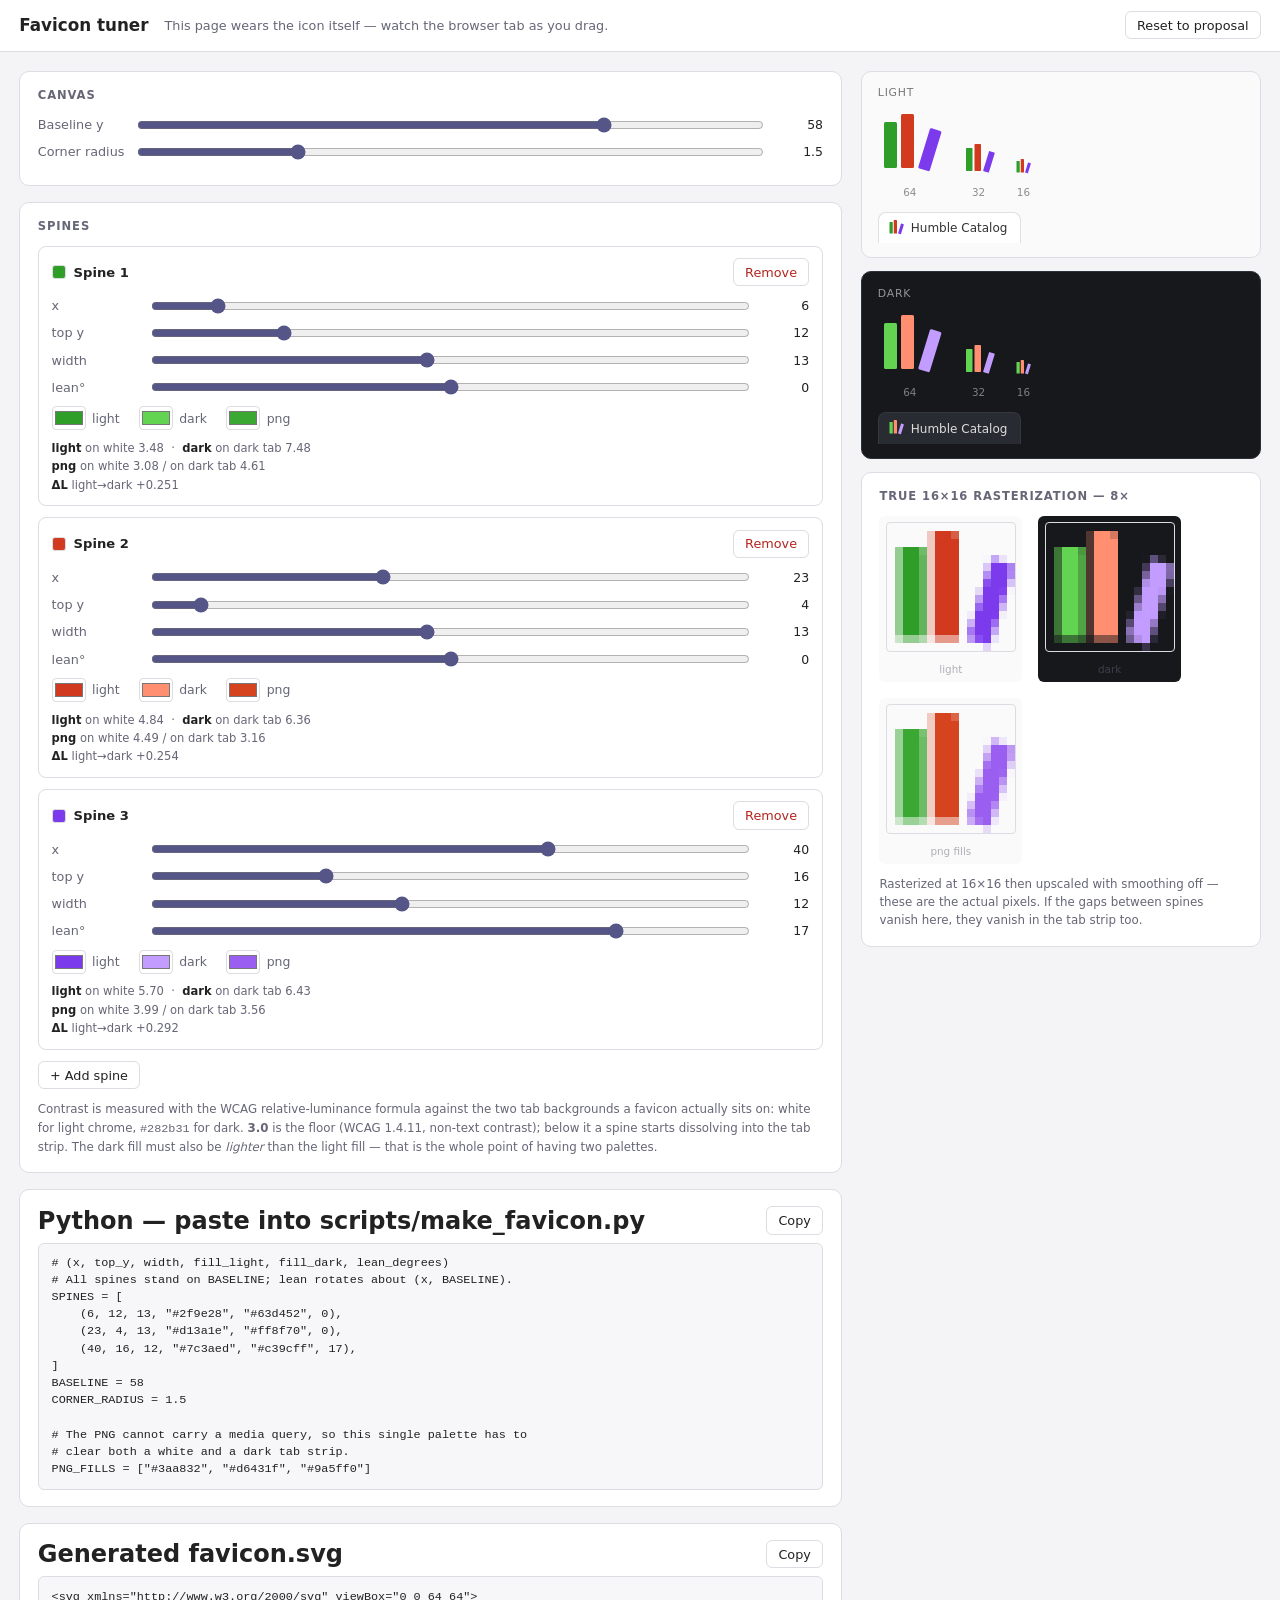
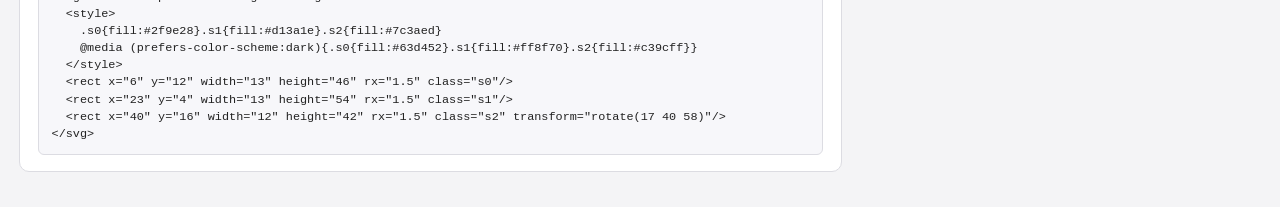
<file: scripts/favicon_tuner.html>
<!DOCTYPE html>
<html lang="en">
<head>
<meta charset="utf-8">
<meta name="viewport" content="width=device-width, initial-scale=1">
<title>Humble Catalog — favicon tuner</title>
<!--
  Design tool for the viewer favicon. Open this file directly in a
  browser (file:// works — it fetches nothing) and drag the sliders;
  the page installs the mark as its own favicon, so the browser tab is
  a live preview. Paste the SPINES table over the one in
  scripts/make_favicon.py when you like what you see.

  Companion to docs/superpowers/specs/2026-07-20-favicon-design.md.
-->
<style>
  :root {
    --bg: #f4f4f6; --panel: #fff; --fg: #222; --muted: #667;
    --border: #dcdce2; --accent: #558; --bad: #b3261e;
    font-family: system-ui, sans-serif;
  }
  * { box-sizing: border-box; }
  body { margin: 0; background: var(--bg); color: var(--fg); }

  header {
    background: var(--panel); border-bottom: 1px solid var(--border);
    padding: .7rem 1.2rem; display: flex; align-items: center; gap: 1rem;
    position: sticky; top: 0; z-index: 5;
  }
  header h1 { margin: 0; font-size: 1.05rem; font-weight: 600; }
  header .hint { color: var(--muted); font-size: .8rem; }
  header .spacer { flex: 1; }

  .layout { display: flex; gap: 1.2rem; padding: 1.2rem; align-items: flex-start; }
  .col-controls { flex: 1 1 460px; min-width: 400px; }
  .col-preview  { flex: 0 0 400px; position: sticky; top: 4.2rem; }

  .card {
    background: var(--panel); border: 1px solid var(--border);
    border-radius: 10px; padding: 1rem 1.1rem; margin-bottom: 1rem;
  }
  .card > h2 {
    margin: 0 0 .8rem; font-size: .72rem; font-weight: 600;
    letter-spacing: .08em; text-transform: uppercase; color: var(--muted);
  }

  .row { display: grid; grid-template-columns: 5.5rem 1fr 3.2rem; gap: .6rem;
         align-items: center; margin-bottom: .45rem; }
  .row label { font-size: .8rem; color: var(--muted); }
  .row output { font-size: .78rem; font-variant-numeric: tabular-nums;
                text-align: right; color: var(--fg); }
  input[type=range] { width: 100%; accent-color: var(--accent); }

  .spine { border: 1px solid var(--border); border-radius: 8px;
           padding: .7rem .8rem; margin-bottom: .7rem; }
  .spine-head { display: flex; align-items: center; gap: .5rem; margin-bottom: .6rem; }
  .swatch { width: 14px; height: 14px; border-radius: 3px; border: 1px solid var(--border); }
  .spine-head strong { font-size: .82rem; font-weight: 600; flex: 1; }
  .colors { display: flex; gap: 1.2rem; margin-top: .55rem; }
  .colors label { font-size: .78rem; color: var(--muted);
                  display: flex; align-items: center; gap: .4rem; }
  input[type=color] { width: 34px; height: 24px; padding: 0; border: 1px solid var(--border);
                      border-radius: 4px; background: none; cursor: pointer; }

  .contrast { margin-top: .55rem; font-size: .72rem; color: var(--muted);
              line-height: 1.6; font-variant-numeric: tabular-nums; }
  .contrast b { font-weight: 600; color: var(--fg); }
  .contrast .bad { color: var(--bad); font-weight: 600; }

  button {
    font: inherit; font-size: .8rem; padding: .35rem .7rem;
    border: 1px solid var(--border); border-radius: 6px;
    background: var(--panel); color: var(--fg); cursor: pointer;
  }
  button:hover { background: #eef; border-color: #ccd; }
  button.danger { color: var(--bad); }
  .btn-row { display: flex; gap: .5rem; margin-top: .3rem; }

  .preview-panel { border-radius: 10px; padding: .9rem 1rem; margin-bottom: .8rem;
                   border: 1px solid var(--border); }
  .pv-light { background: #fafafa; }
  .pv-dark  { background: #16181c; border-color: #2c3038; }
  .pv-label { font-size: .68rem; letter-spacing: .07em; text-transform: uppercase;
              margin-bottom: .7rem; opacity: .6; }
  .pv-light .pv-label { color: #222; }
  .pv-dark  .pv-label { color: #e6e6e6; }
  .pv-row { display: flex; align-items: flex-end; gap: 1.3rem; }
  .pv-cell { text-align: center; }
  .pv-cap { font-size: .65rem; margin-top: .45rem; opacity: .5; }
  .pv-light .pv-cap { color: #222; }
  .pv-dark  .pv-cap { color: #e6e6e6; }

  .tabmock { display: flex; align-items: center; gap: .45rem; margin-top: .9rem;
             padding: .35rem .8rem .35rem .55rem; border-radius: 8px 8px 0 0;
             font-size: .75rem; width: max-content; }
  .pv-light .tabmock { background: #fff; color: #333; border: 1px solid #e0e0e0; border-bottom: none; }
  .pv-dark  .tabmock { background: #282b31; color: #dcdcdc; border: 1px solid #34383f; border-bottom: none; }

  canvas.zoom { image-rendering: pixelated; border: 1px solid var(--border);
                border-radius: 4px; background: transparent; }
  .zoom-pair { display: flex; gap: 1rem; align-items: flex-start; flex-wrap: wrap; }
  .zoom-cell { text-align: center; }
  .zoom-cell .pv-cap { color: var(--muted); }
  .zoom-cell.on-dark  { background: #16181c; padding: .4rem; border-radius: 6px; }
  .zoom-cell.on-light { background: #fafafa; padding: .4rem; border-radius: 6px; }

  pre { margin: 0; font-size: .74rem; line-height: 1.45; overflow-x: auto;
        background: #f7f7fa; border: 1px solid var(--border); border-radius: 6px;
        padding: .7rem .8rem; font-family: ui-monospace, Consolas, monospace; }
  .out-head { display: flex; align-items: center; gap: .6rem; margin-bottom: .5rem; }
  .out-head h2 { margin: 0; flex: 1; }
  .note { font-size: .74rem; color: var(--muted); margin: .7rem 0 0; line-height: 1.55; }
</style>
</head>
<body>

<header>
  <h1>Favicon tuner</h1>
  <span class="hint">This page wears the icon itself — watch the browser tab as you drag.</span>
  <span class="spacer"></span>
  <button id="reset">Reset to proposal</button>
</header>

<div class="layout">

  <!-- ================= CONTROLS ================= -->
  <div class="col-controls">

    <div class="card">
      <h2>Canvas</h2>
      <div class="row">
        <label for="g-baseline">Baseline y</label>
        <input type="range" id="g-baseline" min="40" max="64" step="1">
        <output id="o-baseline"></output>
      </div>
      <div class="row">
        <label for="g-radius">Corner radius</label>
        <input type="range" id="g-radius" min="0" max="6" step="0.5">
        <output id="o-radius"></output>
      </div>
    </div>

    <div class="card">
      <h2>Spines</h2>
      <div id="spines"></div>
      <div class="btn-row">
        <button id="add">+ Add spine</button>
      </div>
      <p class="note">
        Contrast is measured with the WCAG relative-luminance formula against
        the two tab backgrounds a favicon actually sits on: white for light
        chrome, <code>#282b31</code> for dark. <b>3.0</b> is the floor
        (WCAG 1.4.11, non-text contrast); below it a spine starts dissolving
        into the tab strip. The dark fill must also be <em>lighter</em> than
        the light fill — that is the whole point of having two palettes.
      </p>
    </div>

    <div class="card">
      <div class="out-head">
        <h2>Python — paste into scripts/make_favicon.py</h2>
        <button data-copy="out-py">Copy</button>
      </div>
      <pre id="out-py"></pre>
    </div>

    <div class="card">
      <div class="out-head">
        <h2>Generated favicon.svg</h2>
        <button data-copy="out-svg">Copy</button>
      </div>
      <pre id="out-svg"></pre>
    </div>

  </div>

  <!-- ================= PREVIEW ================= -->
  <div class="col-preview">

    <div class="preview-panel pv-light">
      <div class="pv-label">Light</div>
      <div class="pv-row">
        <div class="pv-cell"><div id="lt-64"></div><div class="pv-cap">64</div></div>
        <div class="pv-cell"><div id="lt-32"></div><div class="pv-cap">32</div></div>
        <div class="pv-cell"><div id="lt-16"></div><div class="pv-cap">16</div></div>
      </div>
      <div class="tabmock"><span id="lt-tab"></span><span>Humble Catalog</span></div>
    </div>

    <div class="preview-panel pv-dark">
      <div class="pv-label">Dark</div>
      <div class="pv-row">
        <div class="pv-cell"><div id="dk-64"></div><div class="pv-cap">64</div></div>
        <div class="pv-cell"><div id="dk-32"></div><div class="pv-cap">32</div></div>
        <div class="pv-cell"><div id="dk-16"></div><div class="pv-cap">16</div></div>
      </div>
      <div class="tabmock"><span id="dk-tab"></span><span>Humble Catalog</span></div>
    </div>

    <div class="card">
      <h2>True 16&times;16 rasterization &mdash; 8&times;</h2>
      <div class="zoom-pair">
        <div class="zoom-cell on-light">
          <canvas class="zoom" id="zoom-light" width="128" height="128"></canvas>
          <div class="pv-cap">light</div>
        </div>
        <div class="zoom-cell on-dark">
          <canvas class="zoom" id="zoom-dark" width="128" height="128"></canvas>
          <div class="pv-cap">dark</div>
        </div>
        <div class="zoom-cell on-light">
          <canvas class="zoom" id="zoom-png" width="128" height="128"></canvas>
          <div class="pv-cap">png fills</div>
        </div>
      </div>
      <p class="note">
        Rasterized at 16&times;16 then upscaled with smoothing off &mdash; these are
        the actual pixels. If the gaps between spines vanish here, they
        vanish in the tab strip too.
      </p>
    </div>

  </div>
</div>

<script>
"use strict";

const STORAGE_KEY = "hc-favicon-tuner";

// Tab-strip backgrounds a favicon actually renders against.
const BG_LIGHT = "#ffffff";
const BG_DARK  = "#282b31";
const CONTRAST_FLOOR = 3.0;   // WCAG 1.4.11, non-text contrast

// Green / red / purple. Chosen by measuring minimum pairwise CIE Lab dE
// under simulated deuteranopia, protanopia and tritanopia: this triad
// never drops below dE 25 in any of them, beating both green/red/blue
// and the Okabe-Ito reference palette. Purple works here because it
// replaces the blue rather than the green -- sitting purple *between*
// red and blue collapses to dE 10 under tritanopia.
const DEFAULT_STATE = {
  baseline: 58,
  radius: 1.5,
  spines: [
    { x:  6, top: 12, w: 13, lean:  0, light: "#2f9e28", dark: "#63d452", png: "#3aa832" },
    { x: 23, top:  4, w: 13, lean:  0, light: "#d13a1e", dark: "#ff8f70", png: "#d6431f" },
    { x: 40, top: 16, w: 12, lean: 17, light: "#7c3aed", dark: "#c39cff", png: "#9a5ff0" },
  ],
};

let state = load();

function load() {
  try {
    const raw = localStorage.getItem(STORAGE_KEY);
    if (raw) {
      const s = JSON.parse(raw);
      // Older saves predate the separate PNG palette; fall back to the light fill.
      for (const sp of s.spines) if (!sp.png) sp.png = sp.light;
      return s;
    }
  } catch { /* fall through to defaults */ }
  return structuredClone(DEFAULT_STATE);
}

function save() {
  try { localStorage.setItem(STORAGE_KEY, JSON.stringify(state)); } catch {}
}

/* ---------- colour maths ---------- */

function toRgb(hex) {
  const h = hex.replace("#", "");
  return [0, 2, 4].map(i => parseInt(h.slice(i, i + 2), 16));
}

function luminance(hex) {
  const f = c => {
    c /= 255;
    return c <= 0.03928 ? c / 12.92 : Math.pow((c + 0.055) / 1.055, 2.4);
  };
  const [r, g, b] = toRgb(hex);
  return 0.2126 * f(r) + 0.7152 * f(g) + 0.0722 * f(b);
}

function contrast(a, b) {
  const la = luminance(a), lb = luminance(b);
  return (Math.max(la, lb) + 0.05) / (Math.min(la, lb) + 0.05);
}

/* ---------- SVG generation ----------
   Every spine is a rect standing on the shared baseline. `lean` rotates it
   about its own foot (x, baseline) so the book stays planted on the shelf
   instead of floating. */

function rects(theme) {
  return state.spines.map((s, i) => {
    const h = state.baseline - s.top;
    const fill = theme === "class" ? null : s[theme];
    const attrs = [
      `x="${s.x}"`, `y="${s.top}"`,
      `width="${s.w}"`, `height="${h}"`,
      `rx="${state.radius}"`,
      fill ? `fill="${fill}"` : `class="s${i}"`,
    ];
    if (s.lean) attrs.push(`transform="rotate(${s.lean} ${s.x} ${state.baseline})"`);
    return `<rect ${attrs.join(" ")}/>`;
  }).join("\n  ");
}

// Flat single-theme SVG, used for the side-by-side previews and rasterization.
function flatSVG(theme, px) {
  const size = px ? ` width="${px}" height="${px}"` : "";
  return `<svg xmlns="http://www.w3.org/2000/svg" viewBox="0 0 64 64"${size}>\n  `
       + rects(theme) + `\n</svg>`;
}

// The real deliverable: one file that recolours itself in dark mode.
function themedSVG() {
  const light = state.spines.map((s, i) => `.s${i}{fill:${s.light}}`).join("");
  const dark  = state.spines.map((s, i) => `.s${i}{fill:${s.dark}}`).join("");
  return `<svg xmlns="http://www.w3.org/2000/svg" viewBox="0 0 64 64">
  <style>
    ${light}
    @media (prefers-color-scheme:dark){${dark}}
  </style>
  ${rects("class")}
</svg>`;
}

function pythonTable() {
  const rows = state.spines
    .map(s => `    (${s.x}, ${s.top}, ${s.w}, "${s.light}", "${s.dark}", ${s.lean}),`)
    .join("\n");
  const png = state.spines.map(s => `"${s.png}"`).join(", ");
  return `# (x, top_y, width, fill_light, fill_dark, lean_degrees)\n`
       + `# All spines stand on BASELINE; lean rotates about (x, BASELINE).\n`
       + `SPINES = [\n${rows}\n]\nBASELINE = ${state.baseline}\n`
       + `CORNER_RADIUS = ${state.radius}\n\n`
       + `# The PNG cannot carry a media query, so this single palette has to\n`
       + `# clear both a white and a dark tab strip.\n`
       + `PNG_FILLS = [${png}]\n`;
}

/* ---------- rendering ---------- */

function setSized(id, theme, px) {
  document.getElementById(id).innerHTML = flatSVG(theme, px);
}

function drawZoom(canvasId, theme) {
  const canvas = document.getElementById(canvasId);
  const ctx = canvas.getContext("2d");
  const img = new Image();
  img.onload = () => {
    // Two-step: rasterize honestly at 16x16, then magnify with smoothing off.
    const small = document.createElement("canvas");
    small.width = small.height = 16;
    small.getContext("2d").drawImage(img, 0, 0, 16, 16);

    ctx.clearRect(0, 0, canvas.width, canvas.height);
    ctx.imageSmoothingEnabled = false;
    ctx.drawImage(small, 0, 0, canvas.width, canvas.height);
  };
  img.src = "data:image/svg+xml," + encodeURIComponent(flatSVG(theme, 16));
}

function applyLiveFavicon() {
  // Browsers cache favicons per element, so replace the link rather than
  // mutating href in place.
  const href = "data:image/svg+xml," + encodeURIComponent(themedSVG());
  document.querySelectorAll("link[rel~='icon']").forEach(n => n.remove());
  const link = document.createElement("link");
  link.rel = "icon";
  link.type = "image/svg+xml";
  link.href = href;
  document.head.appendChild(link);
}

function render() {
  for (const px of [64, 32, 16]) {
    setSized(`lt-${px}`, "light", px);
    setSized(`dk-${px}`, "dark", px);
  }
  setSized("lt-tab", "light", 16);
  setSized("dk-tab", "dark", 16);

  drawZoom("zoom-light", "light");
  drawZoom("zoom-dark", "dark");
  drawZoom("zoom-png", "png");

  document.getElementById("out-py").textContent = pythonTable();
  document.getElementById("out-svg").textContent = themedSVG();

  for (const s of state.spines) if (s._readout) s._readout();

  applyLiveFavicon();
  save();
}

/* ---------- control building ---------- */

const SLIDERS = [
  { key: "x",    label: "x",      min: 0,  max: 60, step: 1 },
  { key: "top",  label: "top y",  min: 0,  max: 56, step: 1 },
  { key: "w",    label: "width",  min: 2,  max: 26, step: 1 },
  { key: "lean", label: "lean°", min: -30, max: 30, step: 1 },
];

const COLORS = [
  { key: "light", label: "light", bg: BG_LIGHT },
  { key: "dark",  label: "dark",  bg: BG_DARK  },
  { key: "png",   label: "png",   bg: null     },  // judged against both
];

function num(v, ok) {
  return `<span class="${ok ? "" : "bad"}">${v.toFixed(2)}</span>`;
}

function buildSpines() {
  const host = document.getElementById("spines");
  host.innerHTML = "";

  state.spines.forEach((s, i) => {
    const box = document.createElement("div");
    box.className = "spine";

    const head = document.createElement("div");
    head.className = "spine-head";
    head.innerHTML = `<span class="swatch" style="background:${s.light}"></span>`
                   + `<strong>Spine ${i + 1}</strong>`;
    const del = document.createElement("button");
    del.className = "danger";
    del.textContent = "Remove";
    del.disabled = state.spines.length <= 1;
    del.onclick = () => { state.spines.splice(i, 1); buildSpines(); render(); };
    head.appendChild(del);
    box.appendChild(head);

    for (const cfg of SLIDERS) {
      const row = document.createElement("div");
      row.className = "row";

      const lab = document.createElement("label");
      lab.textContent = cfg.label;

      const input = document.createElement("input");
      input.type = "range";
      input.min = cfg.min; input.max = cfg.max; input.step = cfg.step;
      input.value = s[cfg.key];

      const out = document.createElement("output");
      out.textContent = s[cfg.key];

      input.oninput = () => {
        s[cfg.key] = Number(input.value);
        out.textContent = input.value;
        render();
      };

      lab.htmlFor = input.id = `sp${i}-${cfg.key}`;
      row.append(lab, input, out);
      box.appendChild(row);
    }

    const colors = document.createElement("div");
    colors.className = "colors";
    for (const cfg of COLORS) {
      const lab = document.createElement("label");
      lab.textContent = cfg.label;
      const pick = document.createElement("input");
      pick.type = "color";
      pick.value = s[cfg.key];
      pick.oninput = () => {
        s[cfg.key] = pick.value;
        if (cfg.key === "light") head.querySelector(".swatch").style.background = pick.value;
        render();
      };
      lab.prepend(pick);
      colors.appendChild(lab);
    }
    box.appendChild(colors);

    const readout = document.createElement("div");
    readout.className = "contrast";
    box.appendChild(readout);

    s._readout = () => {
      const cl = contrast(s.light, BG_LIGHT);
      const cd = contrast(s.dark, BG_DARK);
      const pw = contrast(s.png, BG_LIGHT);
      const pd = contrast(s.png, BG_DARK);
      const dL = luminance(s.dark) - luminance(s.light);
      readout.innerHTML =
          `<b>light</b> on white ${num(cl, cl >= CONTRAST_FLOOR)} &nbsp;·&nbsp; `
        + `<b>dark</b> on dark tab ${num(cd, cd >= CONTRAST_FLOOR)}<br>`
        + `<b>png</b> on white ${num(pw, pw >= CONTRAST_FLOOR)} / `
        + `on dark tab ${num(pd, pd >= CONTRAST_FLOOR)}<br>`
        + `<b>ΔL</b> light→dark `
        + `<span class="${dL > 0 ? "" : "bad"}">${dL >= 0 ? "+" : ""}${dL.toFixed(3)}</span>`
        + (dL > 0 ? "" : ` — dark fill must be lighter`);
    };

    host.appendChild(box);
  });
}

function bindGlobal(id, key, fmt) {
  const input = document.getElementById(id);
  const out = document.getElementById("o-" + key);
  input.value = state[key];
  out.textContent = fmt(state[key]);
  input.oninput = () => {
    state[key] = Number(input.value);
    out.textContent = fmt(state[key]);
    render();
  };
}

document.getElementById("add").onclick = () => {
  const last = state.spines[state.spines.length - 1];
  state.spines.push({
    x: Math.min(60, last ? last.x + last.w + 4 : 6),
    top: 14, w: 12, lean: 0,
    light: last ? last.light : "#2f9e28",
    dark:  last ? last.dark  : "#63d452",
    png:   last ? last.png   : "#3aa832",
  });
  buildSpines();
  render();
};

document.getElementById("reset").onclick = () => {
  state = structuredClone(DEFAULT_STATE);
  init();
};

for (const btn of document.querySelectorAll("[data-copy]")) {
  btn.onclick = async () => {
    const text = document.getElementById(btn.dataset.copy).textContent;
    try {
      await navigator.clipboard.writeText(text);
      const old = btn.textContent;
      btn.textContent = "Copied";
      setTimeout(() => { btn.textContent = old; }, 1200);
    } catch {
      btn.textContent = "Ctrl+C";
    }
  };
}

function init() {
  bindGlobal("g-baseline", "baseline", v => v);
  bindGlobal("g-radius", "radius", v => v.toFixed(1));
  buildSpines();
  render();
}

init();
</script>
</body>
</html>
</file>
